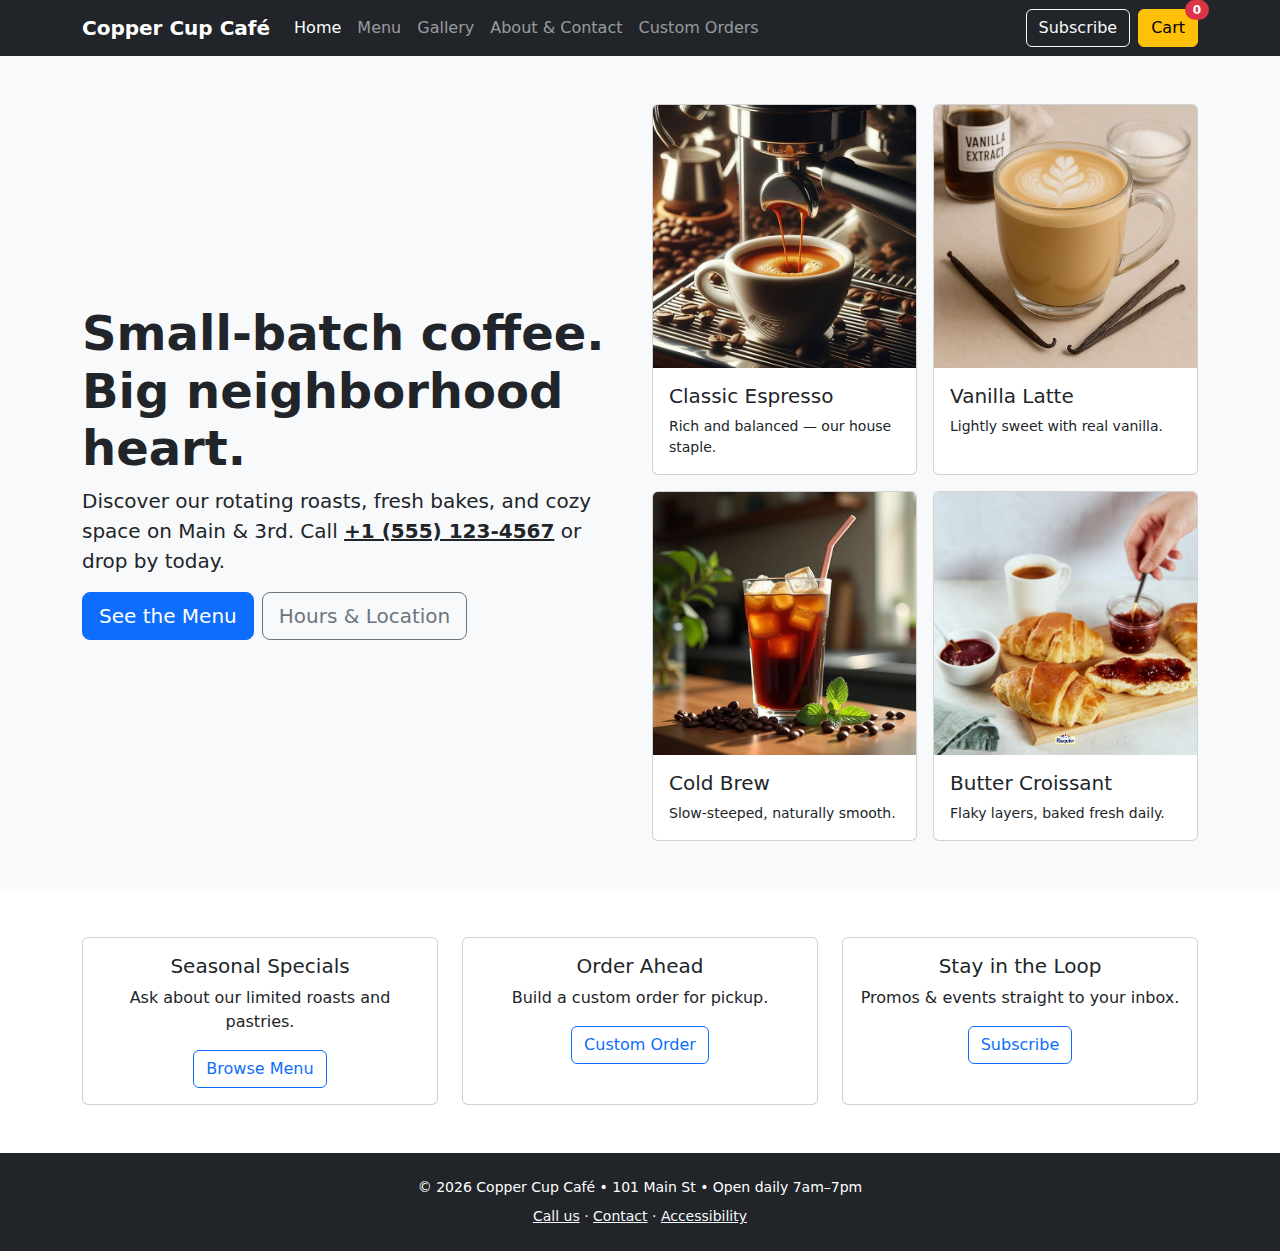
<file: index.html>
<!doctype html>
<html lang="en">
<head>
  <meta charset="utf-8">
  <meta name="viewport" content="width=device-width, initial-scale=1">
  <title>Copper Cup Café — Home</title>
  <link rel="stylesheet" href="bootstrap.css">
</head>
<body>
  <!-- Navbar -->
  <nav class="navbar navbar-expand-lg navbar-dark bg-dark sticky-top" aria-label="Main navigation">
    <div class="container">
      <a class="navbar-brand fw-bold" href="index.html">Copper Cup Café</a>
      <button class="navbar-toggler" type="button" data-bs-toggle="collapse" data-bs-target="#mainNav" aria-controls="mainNav" aria-expanded="false" aria-label="Toggle navigation">
        <span class="navbar-toggler-icon"></span>
      </button>

      <div id="mainNav" class="collapse navbar-collapse">
        <ul class="navbar-nav me-auto mb-2 mb-lg-0">
          <li class="nav-item"><a class="nav-link active" href="index.html" aria-current="page">Home</a></li>
          <li class="nav-item"><a class="nav-link" href="menu.html">Menu</a></li>
          <li class="nav-item"><a class="nav-link" href="gallery.html">Gallery</a></li>
          <li class="nav-item"><a class="nav-link" href="about.html">About & Contact</a></li>
          <li class="nav-item"><a class="nav-link" href="custom.html">Custom Orders</a></li>
        </ul>

        <div class="d-flex gap-2">
          <button class="btn btn-outline-light" data-bs-toggle="modal" data-bs-target="#subscribeModal">Subscribe</button>
          <button class="btn btn-warning position-relative" data-bs-toggle="offcanvas" data-bs-target="#cartDrawer" aria-controls="cartDrawer" id="cartButton">
            Cart
            <span class="position-absolute top-0 start-100 translate-middle badge rounded-pill bg-danger" id="cartCount">0</span>
          </button>
        </div>
      </div>
    </div>
  </nav>

  <!-- Hero -->
  <header class="bg-light py-5">
    <div class="container">
      <div class="row align-items-center g-4">
        <div class="col-lg-6">
          <h1 class="display-5 fw-bold">Small-batch coffee. Big neighborhood heart.</h1>
          <p class="lead">Discover our rotating roasts, fresh bakes, and cozy space on Main & 3rd. Call <a href="tel:+15551234567" class="link-dark fw-semibold">+1 (555) 123-4567</a> or drop by today.</p>
          <div class="d-flex gap-2">
            <a class="btn btn-primary btn-lg" href="menu.html">See the Menu</a>
            <a class="btn btn-outline-secondary btn-lg" href="about.html#hours">Hours & Location</a>
          </div>
        </div>
        <div class="col-lg-6">
          <!-- Home feature grid -->
          <div class="row g-3">
            <div class="col-6">
              <div class="card h-100">
                <img src="Classic Espresso.jpeg" class="card-img-top" alt="Classic Espresso">
                <div class="card-body">
                  <h5 class="card-title">Classic Espresso</h5>
                  <p class="card-text small">Rich and balanced — our house staple.</p>
                </div>
              </div>
            </div>
            <div class="col-6">
              <div class="card h-100">
                <img src="Vanilla Latte.jpeg" class="card-img-top" alt="Vanilla latte">
                <div class="card-body">
                  <h5 class="card-title">Vanilla Latte</h5>
                  <p class="card-text small">Lightly sweet with real vanilla.</p>
                </div>
              </div>
            </div>
            <div class="col-6">
              <div class="card h-100">
                <img src="Cold Brew.jpeg" class="card-img-top" alt="cold brew">
                <div class="card-body">
                  <h5 class="card-title">Cold Brew</h5>
                  <p class="card-text small">Slow-steeped, naturally smooth.</p>
                </div>
              </div>
            </div>
            <div class="col-6">
              <div class="card h-100">
                <img src="Butter Croissant.jpeg" class="card-img-top" alt="butter Croissant">
                <div class="card-body">
                  <h5 class="card-title">Butter Croissant</h5>
                  <p class="card-text small">Flaky layers, baked fresh daily.</p>
                </div>
              </div>
            </div>
          </div>
          <!-- /grid -->
        </div>
      </div>
    </div>
  </header>

  <!-- Highlights -->
  <section class="py-5">
    <div class="container">
      <div class="row g-4">
        <div class="col-md-4">
          <div class="card h-100 text-center">
            <div class="card-body">
              <h5 class="card-title">Seasonal Specials</h5>
              <p class="card-text">Ask about our limited roasts and pastries.</p>
              <a href="menu.html" class="btn btn-outline-primary">Browse Menu</a>
            </div>
          </div>
        </div>
        <div class="col-md-4">
          <div class="card h-100 text-center">
            <div class="card-body">
              <h5 class="card-title">Order Ahead</h5>
              <p class="card-text">Build a custom order for pickup.</p>
              <a href="custom.html" class="btn btn-outline-primary">Custom Order</a>
            </div>
          </div>
        </div>
        <div class="col-md-4">
          <div class="card h-100 text-center">
            <div class="card-body">
              <h5 class="card-title">Stay in the Loop</h5>
              <p class="card-text">Promos & events straight to your inbox.</p>
              <button class="btn btn-outline-primary" data-bs-toggle="modal" data-bs-target="#subscribeModal">Subscribe</button>
            </div>
          </div>
        </div>
      </div>
    </div>
  </section>

  <!-- Footer -->
  <footer class="bg-dark text-white py-4 mt-auto">
    <div class="container text-center small">
      <p class="mb-2">© <span id="year"></span> Copper Cup Café • 101 Main St • Open daily 7am–7pm</p>
      <a href="tel:+15551234567" class="link-light">Call us</a> ·
      <a href="about.html#contact" class="link-light">Contact</a> ·
      <a href="about.html#accessibility" class="link-light">Accessibility</a>
    </div>
  </footer>

  <!-- Subscribe Modal -->
  <div class="modal fade" id="subscribeModal" tabindex="-1" aria-labelledby="subscribeLabel" aria-hidden="true">
    <div class="modal-dialog">
      <form class="modal-content needs-validation" id="subscribeForm" novalidate>
        <div class="modal-header">
          <h5 class="modal-title" id="subscribeLabel">Subscribe to Updates</h5>
          <button type="button" class="btn-close" data-bs-dismiss="modal" aria-label="Close"></button>
        </div>
        <div class="modal-body">
          <label for="subEmail" class="form-label">Email address</label>
          <input type="email" class="form-control" id="subEmail" placeholder="you@example.com" required aria-describedby="subscribeHelp">
          <div id="subscribeHelp" class="form-text">We respect your privacy.</div>
          <div class="invalid-feedback">Please enter a valid email.</div>
        </div>
        <div class="modal-footer">
          <button type="submit" class="btn btn-primary">Subscribe</button>
        </div>
      </form>
    </div>
  </div>

  <!-- Cart Offcanvas (present on every page) -->
  <div class="offcanvas offcanvas-end" tabindex="-1" id="cartDrawer" aria-labelledby="cartLabel">
    <div class="offcanvas-header">
      <h5 id="cartLabel">Your Cart</h5>
      <button type="button" class="btn-close" data-bs-dismiss="offcanvas" aria-label="Close"></button>
    </div>
    <div class="offcanvas-body d-flex flex-column">
      <div id="cartItems" class="mb-3"></div>
      <div class="mt-auto">
        <div class="d-flex justify-content-between align-items-center mb-2">
          <strong>Total:</strong>
          <span id="cartTotal">$0.00</span>
        </div>
        <button class="btn btn-success w-100" id="checkoutBtn">Checkout</button>
      </div>
    </div>
  </div>

  <script src="bootstrap.bundle.js"></script>
  <script src="script.js"></script>
</body>
</html>
</file>
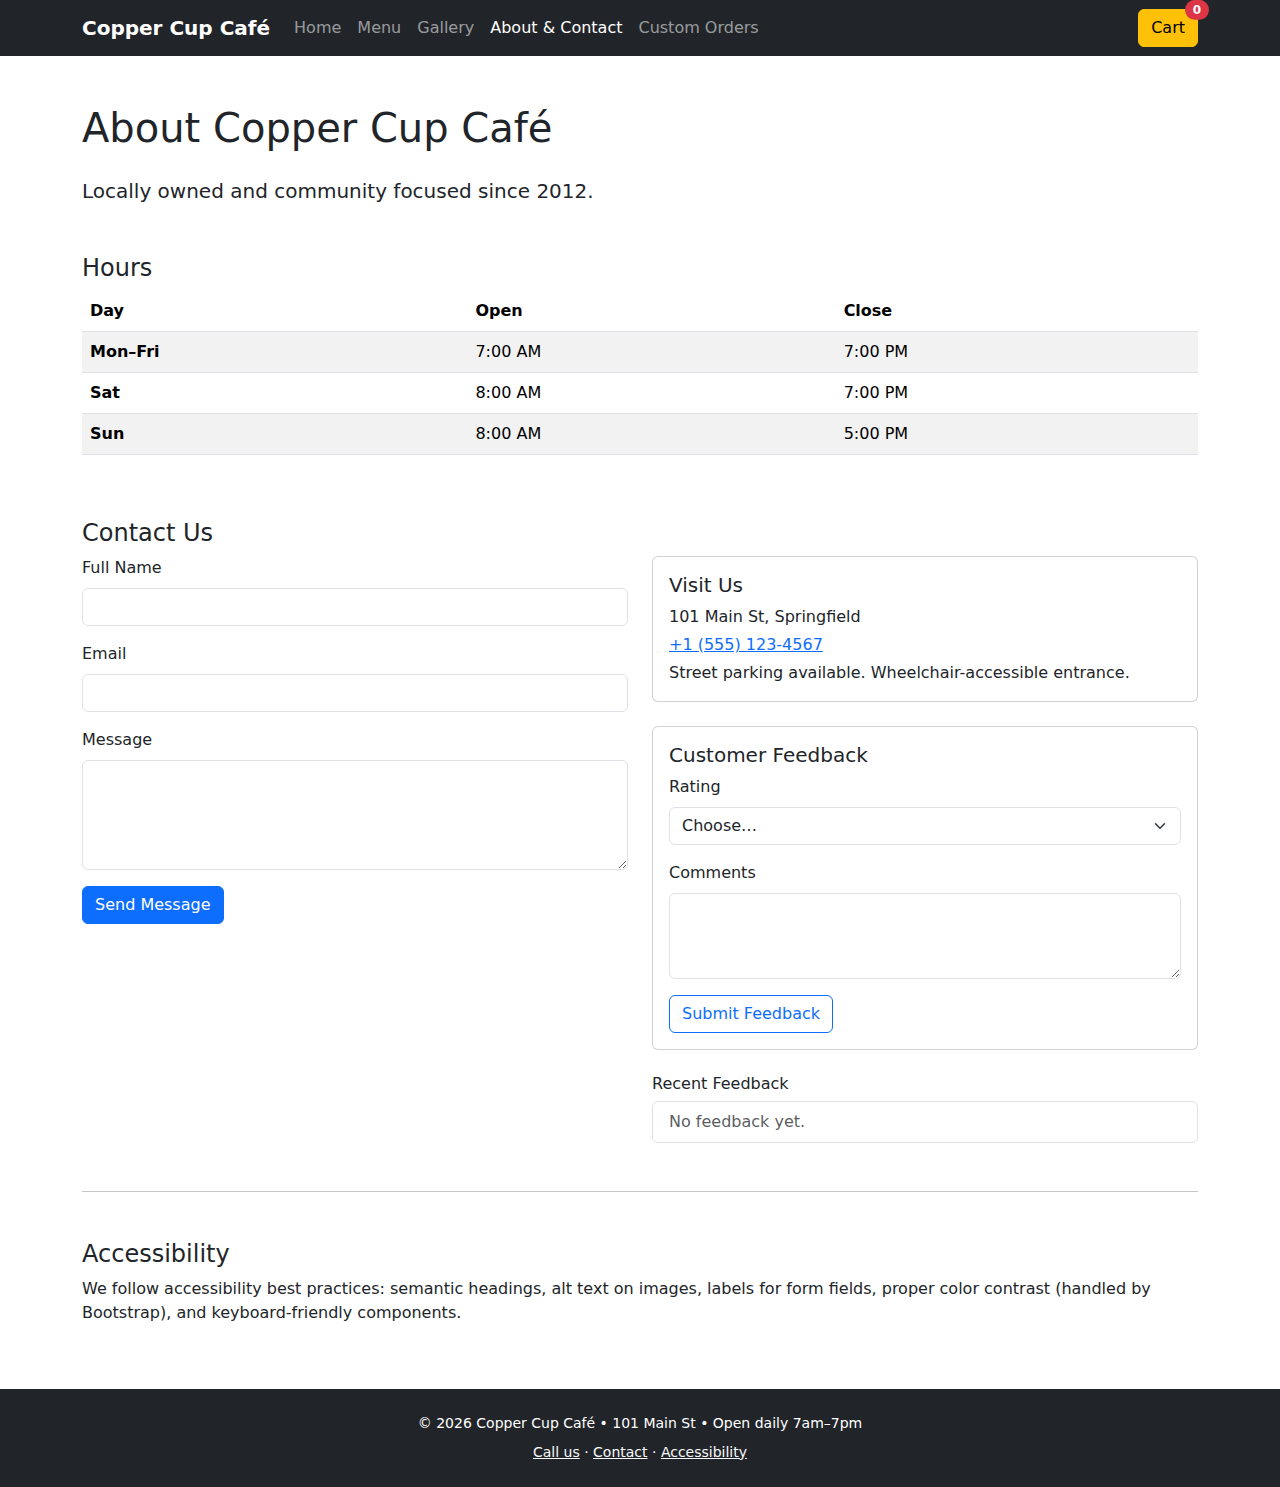
<file: about.html>
<!doctype html>
<html lang="en">
<head>
  <meta charset="utf-8">
  <meta name="viewport" content="width=device-width, initial-scale=1">
  <title>Copper Cup Café — About & Contact</title>
  <link rel="stylesheet" href="bootstrap.css">
</head>
<body>
  <nav class="navbar navbar-expand-lg navbar-dark bg-dark sticky-top">
    <div class="container">
      <a class="navbar-brand fw-bold" href="index.html">Copper Cup Café</a>
      <button class="navbar-toggler" type="button" data-bs-toggle="collapse" data-bs-target="#mainNav">
        <span class="navbar-toggler-icon"></span>
      </button>
      <div id="mainNav" class="collapse navbar-collapse">
        <ul class="navbar-nav me-auto">
          <li class="nav-item"><a class="nav-link" href="index.html">Home</a></li>
          <li class="nav-item"><a class="nav-link" href="menu.html">Menu</a></li>
          <li class="nav-item"><a class="nav-link" href="gallery.html">Gallery</a></li>
          <li class="nav-item"><a class="nav-link active" aria-current="page" href="about.html">About & Contact</a></li>
          <li class="nav-item"><a class="nav-link" href="custom.html">Custom Orders</a></li>
        </ul>
        <button class="btn btn-warning position-relative" data-bs-toggle="offcanvas" data-bs-target="#cartDrawer" id="cartButton">
          Cart <span class="position-absolute top-0 start-100 translate-middle badge rounded-pill bg-danger" id="cartCount">0</span>
        </button>
      </div>
    </div>
  </nav>

  <main class="py-5">
    <div class="container">
      <h1 class="mb-4">About Copper Cup Café</h1>
      <p class="lead">Locally owned and community focused since 2012.</p>

      <h2 class="h4 mt-5" id="hours">Hours</h2>
      <div class="table-responsive">
        <table class="table table-striped align-middle">
          <thead>
            <tr><th scope="col">Day</th><th scope="col">Open</th><th scope="col">Close</th></tr>
          </thead>
          <tbody>
            <tr><th scope="row">Mon–Fri</th><td>7:00 AM</td><td>7:00 PM</td></tr>
            <tr><th scope="row">Sat</th><td>8:00 AM</td><td>7:00 PM</td></tr>
            <tr><th scope="row">Sun</th><td>8:00 AM</td><td>5:00 PM</td></tr>
          </tbody>
        </table>
      </div>

      <h2 class="h4 mt-5" id="contact">Contact Us</h2>
      <div class="row g-4">
        <div class="col-lg-6">
          <form class="needs-validation" id="contactForm" novalidate>
            <div class="mb-3">
              <label for="name" class="form-label">Full Name</label>
              <input type="text" class="form-control" id="name" required>
              <div class="invalid-feedback">Please enter your name.</div>
            </div>
            <div class="mb-3">
              <label for="email" class="form-label">Email</label>
              <input type="email" class="form-control" id="email" required>
              <div class="invalid-feedback">Please enter a valid email.</div>
            </div>
            <div class="mb-3">
              <label for="message" class="form-label">Message</label>
              <textarea class="form-control" id="message" rows="4" required></textarea>
              <div class="invalid-feedback">Please enter a message.</div>
            </div>
            <button class="btn btn-primary" type="submit">Send Message</button>
          </form>
        </div>
        <div class="col-lg-6">
          <div class="card">
            <div class="card-body">
              <h5 class="card-title">Visit Us</h5>
              <p class="mb-1">101 Main St, Springfield</p>
              <p class="mb-1"><a href="tel:+15551234567">+1 (555) 123-4567</a></p>
              <p class="mb-0">Street parking available. Wheelchair-accessible entrance.</p>
            </div>
          </div>

          <div class="card mt-4">
            <div class="card-body">
              <h5 class="card-title">Customer Feedback</h5>
              <form id="feedbackForm" class="needs-validation" novalidate>
                <div class="mb-3">
                  <label for="rating" class="form-label">Rating</label>
                  <select id="rating" class="form-select" required>
                    <option value="">Choose…</option>
                    <option>5 - Excellent</option>
                    <option>4 - Good</option>
                    <option>3 - Okay</option>
                    <option>2 - Poor</option>
                    <option>1 - Bad</option>
                  </select>
                  <div class="invalid-feedback">Please select a rating.</div>
                </div>
                <div class="mb-3">
                  <label for="feedback" class="form-label">Comments</label>
                  <textarea id="feedback" class="form-control" rows="3" required></textarea>
                  <div class="invalid-feedback">Please add a comment.</div>
                </div>
                <button class="btn btn-outline-primary" type="submit">Submit Feedback</button>
              </form>
            </div>
          </div>

          <div class="mt-4">
            <h6>Recent Feedback</h6>
            <ul class="list-group" id="feedbackList" aria-live="polite"></ul>
          </div>
        </div>
      </div>

      <hr class="my-5">
      <section id="accessibility">
        <h2 class="h4">Accessibility</h2>
        <p>We follow accessibility best practices: semantic headings, alt text on images, labels for form fields, proper color contrast (handled by Bootstrap), and keyboard-friendly components.</p>
      </section>
    </div>
  </main>

  <!-- Offcanvas Cart -->
  <div class="offcanvas offcanvas-end" tabindex="-1" id="cartDrawer" aria-labelledby="cartLabel">
    <div class="offcanvas-header">
      <h5 id="cartLabel">Your Cart</h5>
      <button type="button" class="btn-close" data-bs-dismiss="offcanvas" aria-label="Close"></button>
    </div>
    <div class="offcanvas-body d-flex flex-column">
      <div id="cartItems" class="mb-3"></div>
      <div class="mt-auto">
        <div class="d-flex justify-content-between align-items-center mb-2">
          <strong>Total:</strong>
          <span id="cartTotal">$0.00</span>
        </div>
        <button class="btn btn-success w-100" id="checkoutBtn">Checkout</button>
      </div>
    </div>
  </div>

    <!-- Footer -->
  <footer class="bg-dark text-white py-4 mt-auto">
    <div class="container text-center small">
      <p class="mb-2">© <span id="year"></span> Copper Cup Café • 101 Main St • Open daily 7am–7pm</p>
      <a href="tel:+15551234567" class="link-light">Call us</a> ·
      <a href="about.html#contact" class="link-light">Contact</a> ·
      <a href="about.html#accessibility" class="link-light">Accessibility</a>
    </div>
  </footer>

  <script src="bootstrap.bundle.js"></script>
  <script src="script.js"></script>

</body>
</html>
</file>
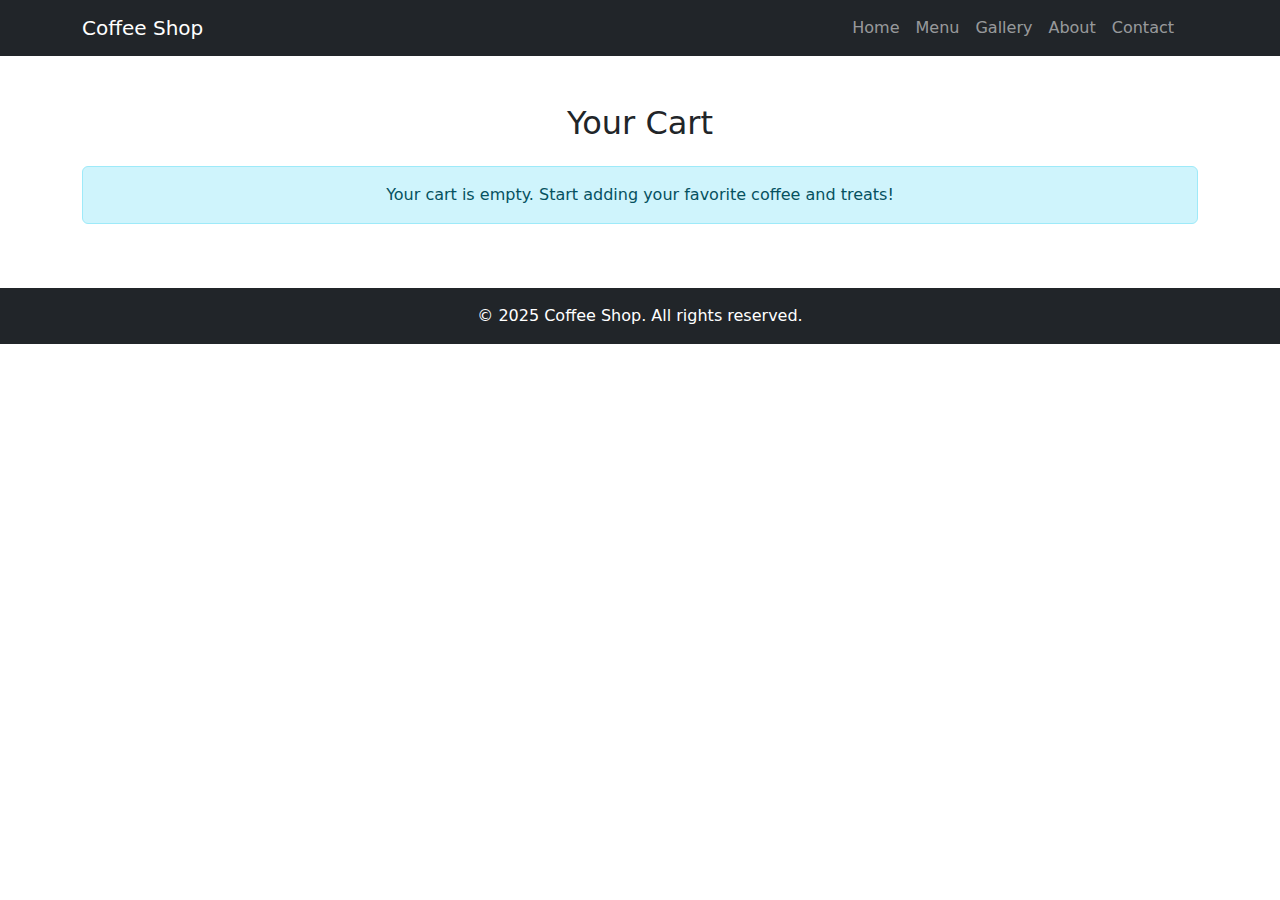
<file: cart.html>
<!DOCTYPE html>
<html lang="en">
<head>
  <meta charset="UTF-8">
  <meta name="viewport" content="width=device-width, initial-scale=1">
  <title>Coffee Shop • Cart</title>
  <link rel="stylesheet" href="bootstrap.css">
</head>
<body>

<!-- Navbar -->
<nav class="navbar navbar-expand-lg navbar-dark bg-dark">
  <div class="container">
    <a class="navbar-brand" href="index.html">Coffee Shop</a>
    <button class="navbar-toggler" type="button" data-bs-toggle="collapse" data-bs-target="#navbarNav">
      <span class="navbar-toggler-icon"></span>
    </button>
    <div class="collapse navbar-collapse" id="navbarNav">
      <ul class="navbar-nav ms-auto">
        <li class="nav-item"><a class="nav-link" href="index.html">Home</a></li>
        <li class="nav-item"><a class="nav-link" href="menu.html">Menu</a></li>
        <li class="nav-item"><a class="nav-link" href="gallery.html">Gallery</a></li>
        <li class="nav-item"><a class="nav-link" href="about.html">About</a></li>
        <li class="nav-item"><a class="nav-link" href="contact.html">Contact</a></li>
        <li class="nav-item"><a class="nav-link active" href="cart.html"><i class="bi bi-facebook"></i></a></li>
      </ul>
    </div>
  </div>
</nav>

<section class="py-5">
  <div class="container">
    <h2 class="mb-4 text-center">Your Cart</h2>
    <div class="alert alert-info text-center">Your cart is empty. Start adding your favorite coffee and treats!</div>
  </div>
</section>

<footer class="bg-dark text-white text-center py-3">
  <p class="mb-0">&copy; 2025 Coffee Shop. All rights reserved.</p>
</footer>

<script src="bootstrap.bundle.js"></script>

</body>
</html>
</file>
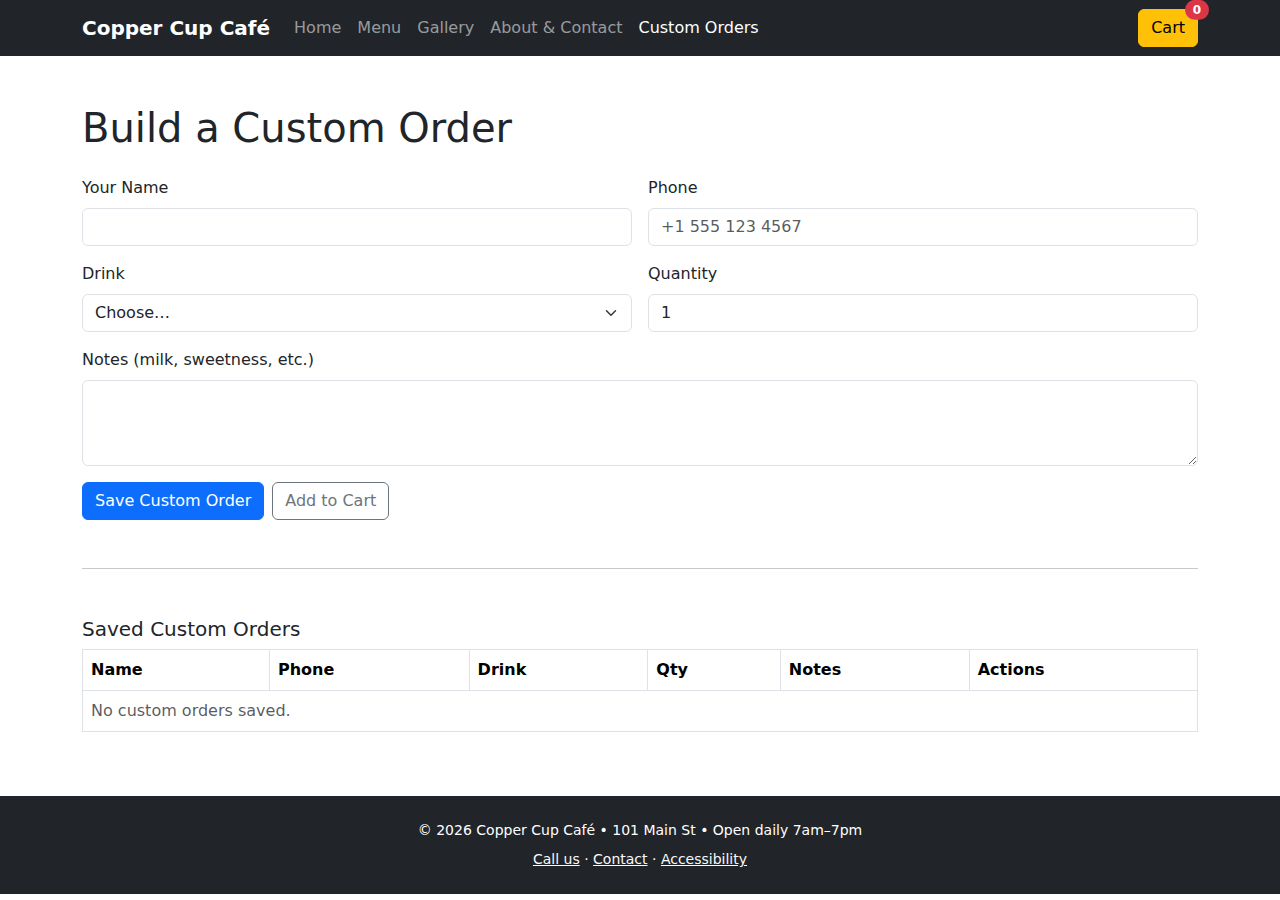
<file: custom.html>
<!doctype html>
<html lang="en">
<head>
  <meta charset="utf-8">
  <meta name="viewport" content="width=device-width, initial-scale=1">
  <title>Copper Cup Café — Custom Orders</title>
  <link rel="stylesheet" href="bootstrap.css">
</head>
<body>
  <nav class="navbar navbar-expand-lg navbar-dark bg-dark sticky-top">
    <div class="container">
      <a class="navbar-brand fw-bold" href="index.html">Copper Cup Café</a>
      <button class="navbar-toggler" type="button" data-bs-toggle="collapse" data-bs-target="#mainNav">
        <span class="navbar-toggler-icon"></span>
      </button>
      <div id="mainNav" class="collapse navbar-collapse">
        <ul class="navbar-nav me-auto">
          <li class="nav-item"><a class="nav-link" href="index.html">Home</a></li>
          <li class="nav-item"><a class="nav-link" href="menu.html">Menu</a></li>
          <li class="nav-item"><a class="nav-link" href="gallery.html">Gallery</a></li>
          <li class="nav-item"><a class="nav-link" href="about.html">About & Contact</a></li>
          <li class="nav-item"><a class="nav-link active" aria-current="page" href="custom.html">Custom Orders</a></li>
        </ul>
        <button class="btn btn-warning position-relative" data-bs-toggle="offcanvas" data-bs-target="#cartDrawer" id="cartButton">
          Cart <span class="position-absolute top-0 start-100 translate-middle badge rounded-pill bg-danger" id="cartCount">0</span>
        </button>
      </div>
    </div>
  </nav>

  <main class="py-5">
    <div class="container">
      <h1 class="mb-4">Build a Custom Order</h1>

      <form id="customOrderForm" class="row g-3 needs-validation" novalidate>
        <div class="col-md-6">
          <label class="form-label" for="coName">Your Name</label>
          <input class="form-control" id="coName" required>
          <div class="invalid-feedback">Please enter your name.</div>
        </div>
        <div class="col-md-6">
          <label class="form-label" for="coPhone">Phone</label>
          <input class="form-control" id="coPhone" type="tel" placeholder="+1 555 123 4567" required>
          <div class="invalid-feedback">Please enter a phone number.</div>
        </div>
        <div class="col-md-6">
          <label class="form-label" for="coDrink">Drink</label>
          <select id="coDrink" class="form-select" required>
            <option value="">Choose…</option>
            <option>Americano</option>
            <option>Cappuccino</option>
            <option>Earl Grey</option>
            <option>Mocha Frappe</option>
            <option>Vanilla Latte</option>
            <option>Cold Brew</option>
          </select>
          <div class="invalid-feedback">Select a drink.</div>
        </div>
        <div class="col-md-6">
          <label class="form-label" for="coQuantity">Quantity</label>
          <input id="coQuantity" type="number" min="1" value="1" class="form-control" required>
          <div class="invalid-feedback">Enter quantity.</div>
        </div>
        <div class="col-12">
          <label class="form-label" for="coNotes">Notes (milk, sweetness, etc.)</label>
          <textarea id="coNotes" class="form-control" rows="3"></textarea>
        </div>
        <div class="col-12 d-flex gap-2">
          <button class="btn btn-primary" type="submit">Save Custom Order</button>
          <button class="btn btn-outline-secondary" type="button" id="addCustomToCart">Add to Cart</button>
        </div>
      </form>

      <hr class="my-5">

      <h2 class="h5">Saved Custom Orders</h2>
      <div class="table-responsive">
        <table class="table table-bordered align-middle" id="customOrdersTable" aria-live="polite">
          <thead>
            <tr>
              <th scope="col">Name</th>
              <th scope="col">Phone</th>
              <th scope="col">Drink</th>
              <th scope="col">Qty</th>
              <th scope="col">Notes</th>
              <th scope="col">Actions</th>
            </tr>
          </thead>
          <tbody><!-- populated by JS --></tbody>
        </table>
      </div>
    </div>
  </main>

  <!-- Offcanvas Cart -->
  <div class="offcanvas offcanvas-end" tabindex="-1" id="cartDrawer" aria-labelledby="cartLabel">
    <div class="offcanvas-header">
      <h5 id="cartLabel">Your Cart</h5>
      <button type="button" class="btn-close" data-bs-dismiss="offcanvas" aria-label="Close"></button>
    </div>
    <div class="offcanvas-body d-flex flex-column">
      <div id="cartItems" class="mb-3"></div>
      <div class="mt-auto">
        <div class="d-flex justify-content-between align-items-center mb-2">
          <strong>Total:</strong>
          <span id="cartTotal">$0.00</span>
        </div>
        <button class="btn btn-success w-100" id="checkoutBtn">Checkout</button>
      </div>
    </div>
  </div>

    <!-- Footer -->
  <footer class="bg-dark text-white py-4 mt-auto">
    <div class="container text-center small">
      <p class="mb-2">© <span id="year"></span> Copper Cup Café • 101 Main St • Open daily 7am–7pm</p>
      <a href="tel:+15551234567" class="link-light">Call us</a> ·
      <a href="about.html#contact" class="link-light">Contact</a> ·
      <a href="about.html#accessibility" class="link-light">Accessibility</a>
    </div>
  </footer>

  <script src="bootstrap.bundle.js"></script>
  <script src="script.js"></script>

</body>
</html>
</file>
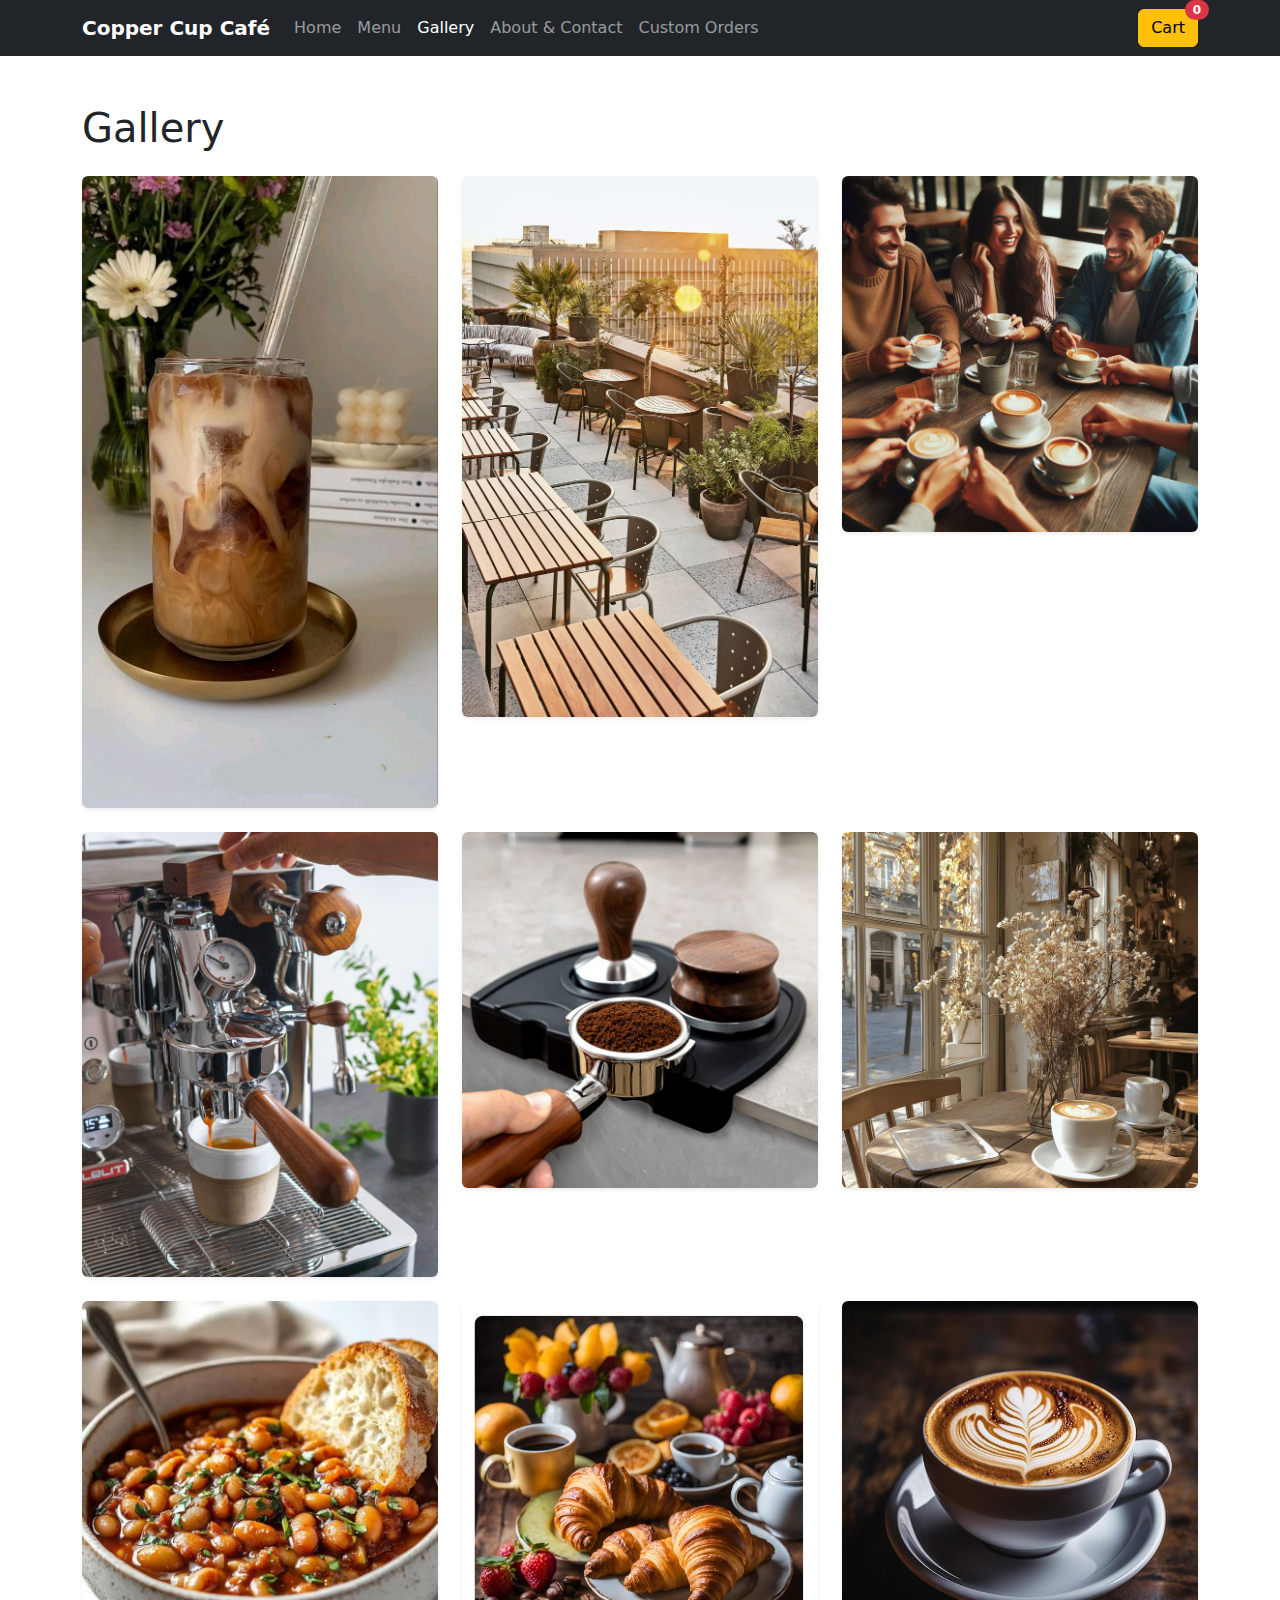
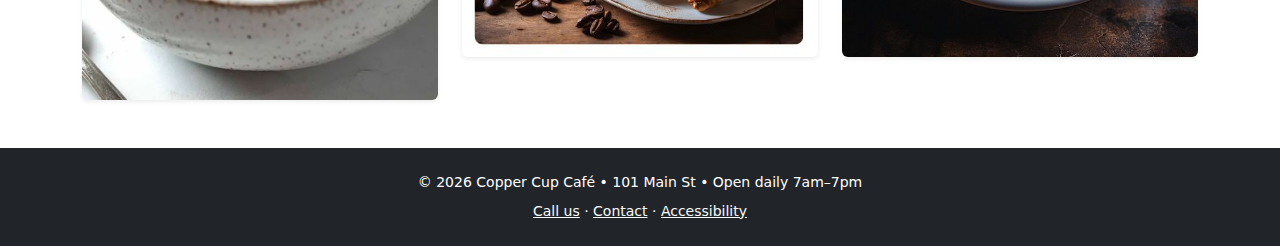
<file: gallery.html>
<!doctype html>
<html lang="en">
<head>
  <meta charset="utf-8">
  <meta name="viewport" content="width=device-width, initial-scale=1">
  <title>Copper Cup Café — Gallery</title>
  <link rel="stylesheet" href="bootstrap.css">
</head>
<body>
  <nav class="navbar navbar-expand-lg navbar-dark bg-dark sticky-top">
    <div class="container">
      <a class="navbar-brand fw-bold" href="index.html">Copper Cup Café</a>
      <button class="navbar-toggler" type="button" data-bs-toggle="collapse" data-bs-target="#mainNav">
        <span class="navbar-toggler-icon"></span>
      </button>
      <div id="mainNav" class="collapse navbar-collapse">
        <ul class="navbar-nav me-auto">
          <li class="nav-item"><a class="nav-link" href="index.html">Home</a></li>
          <li class="nav-item"><a class="nav-link" href="menu.html">Menu</a></li>
          <li class="nav-item"><a class="nav-link active" aria-current="page" href="gallery.html">Gallery</a></li>
          <li class="nav-item"><a class="nav-link" href="about.html">About & Contact</a></li>
          <li class="nav-item"><a class="nav-link" href="custom.html">Custom Orders</a></li>
        </ul>
        <button class="btn btn-warning position-relative" data-bs-toggle="offcanvas" data-bs-target="#cartDrawer" id="cartButton">
          Cart <span class="position-absolute top-0 start-100 translate-middle badge rounded-pill bg-danger" id="cartCount">0</span>
        </button>
      </div>
    </div>
  </nav>

  <main class="py-5">
    <div class="container">
      <h1 class="mb-4">Gallery</h1>
      <div class="row row-cols-1 row-cols-sm-2 row-cols-lg-3 g-4">
        <div class="col"><img src="iced coffee with straw.jpeg" class="img-fluid rounded shadow-sm" alt="Iced coffee with straw"></div>
        <div class="col"><img src="outdoor seating.jpeg" class="img-fluid rounded shadow-sm" alt="Outdoor seating"></div>
        <div class="col"><img src="Frieds enjoying coffee.jpeg" class="img-fluid rounded shadow-sm" alt="Friends enjoying coffee"></div>
        <div class="col"><img src="Pour over setup.jpeg" class="img-fluid rounded shadow-sm" alt="Pour over setup"></div>
        <div class="col"><img src="barista tamping espresso.jpeg" class="img-fluid rounded shadow-sm" alt="barista tamping espresso"></div>
        <div class="col"><img src="sunlit cafe interior.jpeg" class="img-fluid rounded shadow-sm" alt="sunlit cafe interior"></div>
        <div class="col"><img src="roasted beans in hopper.jpeg" class="img-fluid rounded shadow-sm" alt="roasted beans in hopper"></div>
        <div class="col"><img src="freshly baked pastries.jpeg" class="img-fluid rounded shadow-sm" alt="freshly baked pastries"></div>
        <div class="col"><img src="latte art close up.jpeg" class="img-fluid rounded shadow-sm" alt="latte art close up"></div>
      </div>
    </div>
  </main>

  <!-- Offcanvas Cart -->
  <div class="offcanvas offcanvas-end" tabindex="-1" id="cartDrawer" aria-labelledby="cartLabel">
    <div class="offcanvas-header">
      <h5 id="cartLabel">Your Cart</h5>
      <button type="button" class="btn-close" data-bs-dismiss="offcanvas" aria-label="Close"></button>
    </div>
    <div class="offcanvas-body d-flex flex-column">
      <div id="cartItems" class="mb-3"></div>
      <div class="mt-auto">
        <div class="d-flex justify-content-between align-items-center mb-2">
          <strong>Total:</strong>
          <span id="cartTotal">$0.00</span>
        </div>
        <button class="btn btn-success w-100" id="checkoutBtn">Checkout</button>
      </div>
    </div>
  </div>

    <!-- Footer -->
  <footer class="bg-dark text-white py-4 mt-auto">
    <div class="container text-center small">
      <p class="mb-2">© <span id="year"></span> Copper Cup Café • 101 Main St • Open daily 7am–7pm</p>
      <a href="tel:+15551234567" class="link-light">Call us</a> ·
      <a href="about.html#contact" class="link-light">Contact</a> ·
      <a href="about.html#accessibility" class="link-light">Accessibility</a>
    </div>
  </footer>

  <script src="bootstrap.bundle.js"></script>
  <script src="script.js"></script>

</body>
</html>
</file>
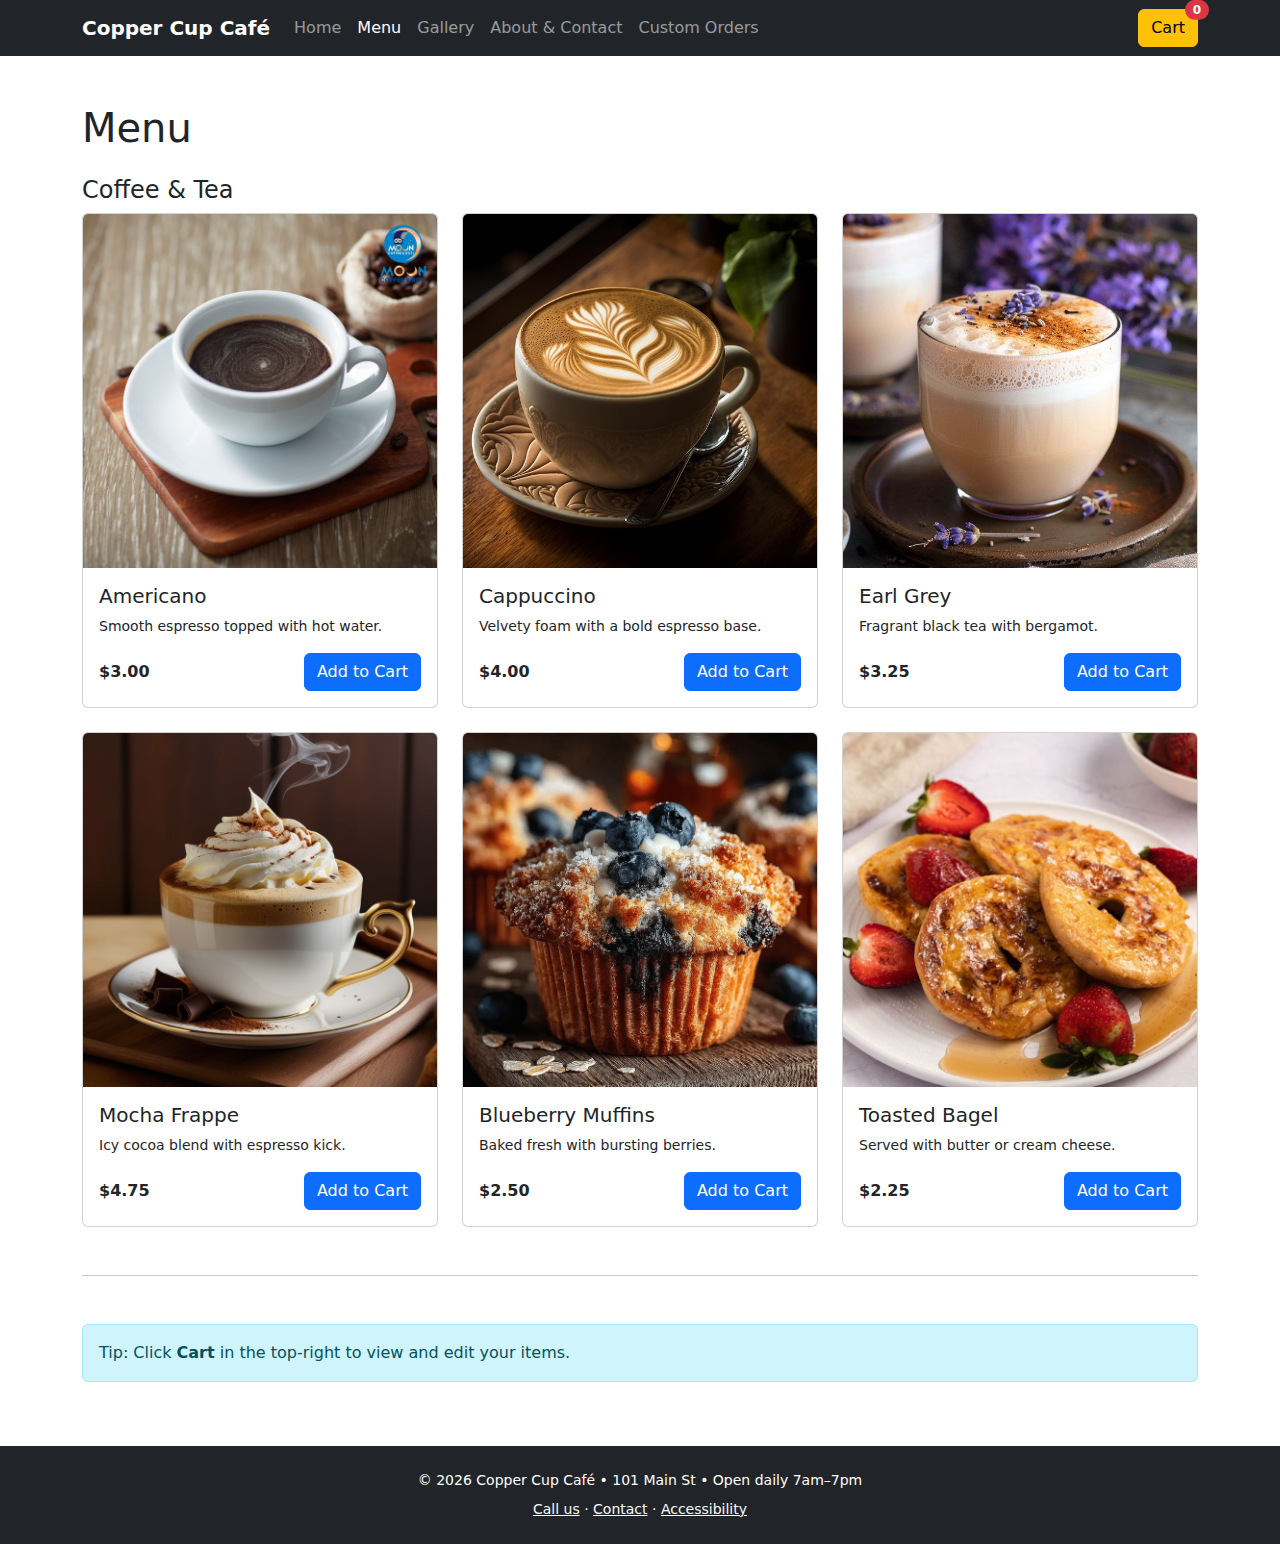
<file: menu.html>
<!doctype html>
<html lang="en">
<head>
  <meta charset="utf-8">
  <meta name="viewport" content="width=device-width, initial-scale=1">
  <title>Copper Cup Café — Menu</title>
  <link rel="stylesheet" href="bootstrap.css">
</head>
<body>
  <!-- Navbar (same across pages) -->
  <nav class="navbar navbar-expand-lg navbar-dark bg-dark sticky-top">
    <div class="container">
      <a class="navbar-brand fw-bold" href="index.html">Copper Cup Café</a>
      <button class="navbar-toggler" type="button" data-bs-toggle="collapse" data-bs-target="#mainNav" aria-controls="mainNav" aria-expanded="false" aria-label="Toggle navigation">
        <span class="navbar-toggler-icon"></span>
      </button>
      <div id="mainNav" class="collapse navbar-collapse">
        <ul class="navbar-nav me-auto mb-2 mb-lg-0">
          <li class="nav-item"><a class="nav-link" href="index.html">Home</a></li>
          <li class="nav-item"><a class="nav-link active" href="menu.html" aria-current="page">Menu</a></li>
          <li class="nav-item"><a class="nav-link" href="gallery.html">Gallery</a></li>
          <li class="nav-item"><a class="nav-link" href="about.html">About & Contact</a></li>
          <li class="nav-item"><a class="nav-link" href="custom.html">Custom Orders</a></li>
        </ul>
        <button class="btn btn-warning position-relative" data-bs-toggle="offcanvas" data-bs-target="#cartDrawer" id="cartButton">
          Cart <span class="position-absolute top-0 start-100 translate-middle badge rounded-pill bg-danger" id="cartCount">0</span>
        </button>
      </div>
    </div>
  </nav>

  <main class="py-5">
    <div class="container">
      <h1 class="mb-4">Menu</h1>

      <h2 class="h4 mt-4">Coffee & Tea</h2>
      <div class="row row-cols-1 row-cols-sm-2 row-cols-lg-3 g-4">
        <!-- Americano -->
        <div class="col">
          <div class="card h-100">
            <img src="Americano.jpeg" class="card-img-top" alt="Americano">
            <div class="card-body d-flex flex-column">
              <h5 class="card-title">Americano</h5>
              <p class="card-text small flex-grow-1">Smooth espresso topped with hot water.</p>
              <div class="d-flex justify-content-between align-items-center">
                <span class="fw-bold">$3.00</span>
                <button class="btn btn-primary add-to-cart" data-name="Americano" data-price="3">Add to Cart</button>
              </div>
            </div>
          </div>
        </div>
        <!-- Cappuccino -->
        <div class="col">
          <div class="card h-100">
            <img src="Cappuccino.jpeg" class="card-img-top" alt="Cappuccino">
            <div class="card-body d-flex flex-column">
              <h5 class="card-title">Cappuccino</h5>
              <p class="card-text small flex-grow-1">Velvety foam with a bold espresso base.</p>
              <div class="d-flex justify-content-between align-items-center">
                <span class="fw-bold">$4.00</span>
                <button class="btn btn-primary add-to-cart" data-name="Cappuccino" data-price="4">Add to Cart</button>
              </div>
            </div>
          </div>
        </div>
        <!-- Earl Grey -->
        <div class="col">
          <div class="card h-100">
            <img src="Earl Grey.jpeg" class="card-img-top" alt="earl Grey">
            <div class="card-body d-flex flex-column">
              <h5 class="card-title">Earl Grey</h5>
              <p class="card-text small flex-grow-1">Fragrant black tea with bergamot.</p>
              <div class="d-flex justify-content-between align-items-center">
                <span class="fw-bold">$3.25</span>
                <button class="btn btn-primary add-to-cart" data-name="Earl Grey" data-price="3.25">Add to Cart</button>
              </div>
            </div>
          </div>
        </div>
        <!-- Mocha Frappe -->
        <div class="col">
          <div class="card h-100">
            <img src="Mocha Frappe.jpeg" class="card-img-top" alt="Mocha Frappe">
            <div class="card-body d-flex flex-column">
              <h5 class="card-title">Mocha Frappe</h5>
              <p class="card-text small flex-grow-1">Icy cocoa blend with espresso kick.</p>
              <div class="d-flex justify-content-between align-items-center">
                <span class="fw-bold">$4.75</span>
                <button class="btn btn-primary add-to-cart" data-name="Mocha Frappe" data-price="4.75">Add to Cart</button>
              </div>
            </div>
          </div>
        </div>
        <!-- Blueberry Muffins -->
        <div class="col">
          <div class="card h-100">
            <img src="Blueberry Muffins.jpeg" class="card-img-top" alt="Blueberry muffins">
            <div class="card-body d-flex flex-column">
              <h5 class="card-title">Blueberry Muffins</h5>
              <p class="card-text small flex-grow-1">Baked fresh with bursting berries.</p>
              <div class="d-flex justify-content-between align-items-center">
                <span class="fw-bold">$2.50</span>
                <button class="btn btn-primary add-to-cart" data-name="Blueberry Muffins" data-price="2.5">Add to Cart</button>
              </div>
            </div>
          </div>
        </div>
        <!-- Toasted Bagel -->
        <div class="col">
          <div class="card h-100">
            <img src="Toasted Bagel.jpeg" class="card-img-top" alt="Toasted bagel">
            <div class="card-body d-flex flex-column">
              <h5 class="card-title">Toasted Bagel</h5>
              <p class="card-text small flex-grow-1">Served with butter or cream cheese.</p>
              <div class="d-flex justify-content-between align-items-center">
                <span class="fw-bold">$2.25</span>
                <button class="btn btn-primary add-to-cart" data-name="Toasted Bagel" data-price="2.25">Add to Cart</button>
              </div>
            </div>
          </div>
        </div>
      </div>

      <hr class="my-5">

      <div class="alert alert-info" role="alert">
        Tip: Click <span class="fw-semibold">Cart</span> in the top-right to view and edit your items.
      </div>
    </div>
  </main>

  <!-- Cart Offcanvas -->
  <div class="offcanvas offcanvas-end" tabindex="-1" id="cartDrawer" aria-labelledby="cartLabel">
    <div class="offcanvas-header">
      <h5 id="cartLabel">Your Cart</h5>
      <button type="button" class="btn-close" data-bs-dismiss="offcanvas" aria-label="Close"></button>
    </div>
    <div class="offcanvas-body d-flex flex-column">
      <div id="cartItems" class="mb-3"></div>
      <div class="mt-auto">
        <div class="d-flex justify-content-between align-items-center mb-2">
          <strong>Total:</strong>
          <span id="cartTotal">$0.00</span>
        </div>
        <button class="btn btn-success w-100" id="checkoutBtn">Checkout</button>
      </div>
    </div>
  </div>

    <!-- Footer -->
  <footer class="bg-dark text-white py-4 mt-auto">
    <div class="container text-center small">
      <p class="mb-2">© <span id="year"></span> Copper Cup Café • 101 Main St • Open daily 7am–7pm</p>
      <a href="tel:+15551234567" class="link-light">Call us</a> ·
      <a href="about.html#contact" class="link-light">Contact</a> ·
      <a href="about.html#accessibility" class="link-light">Accessibility</a>
    </div>
  </footer>

  <script src="bootstrap.bundle.js"></script>
  <script src="script.js"></script>

</body>
</html>
</file>
